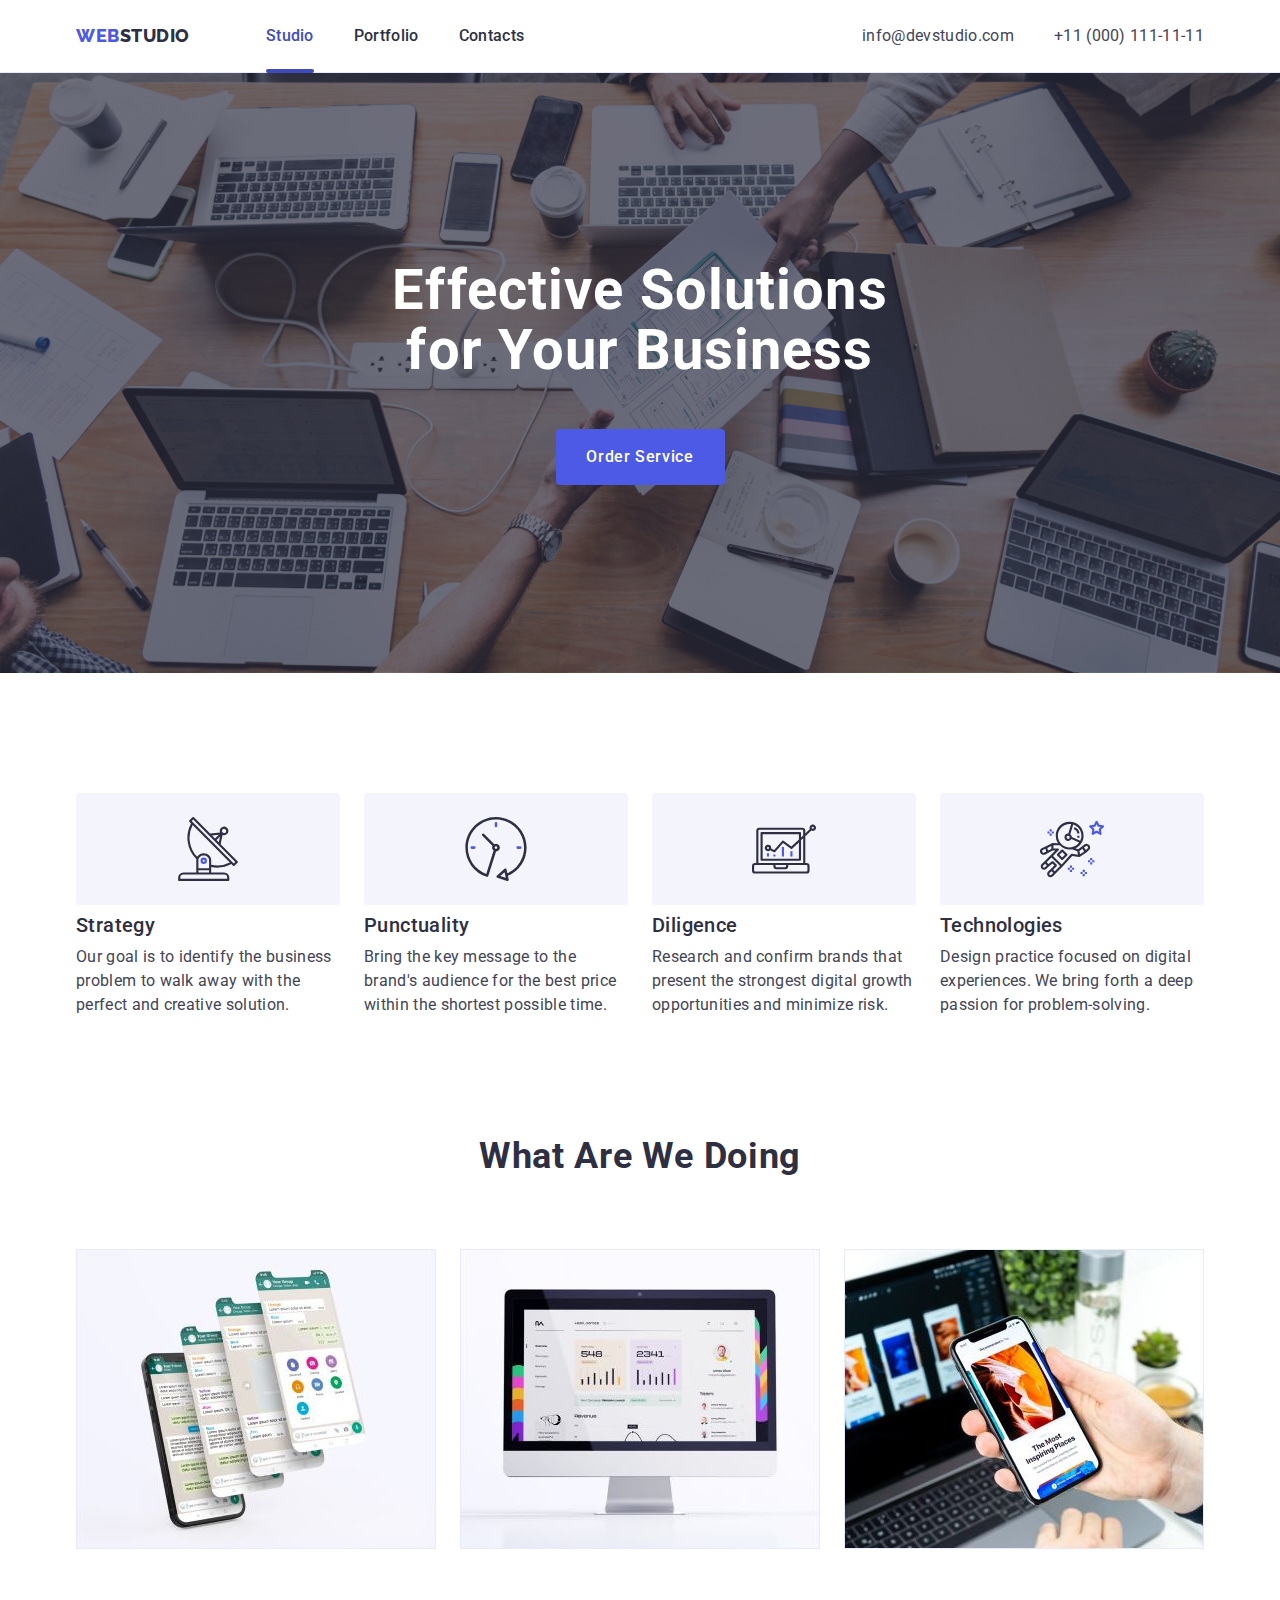
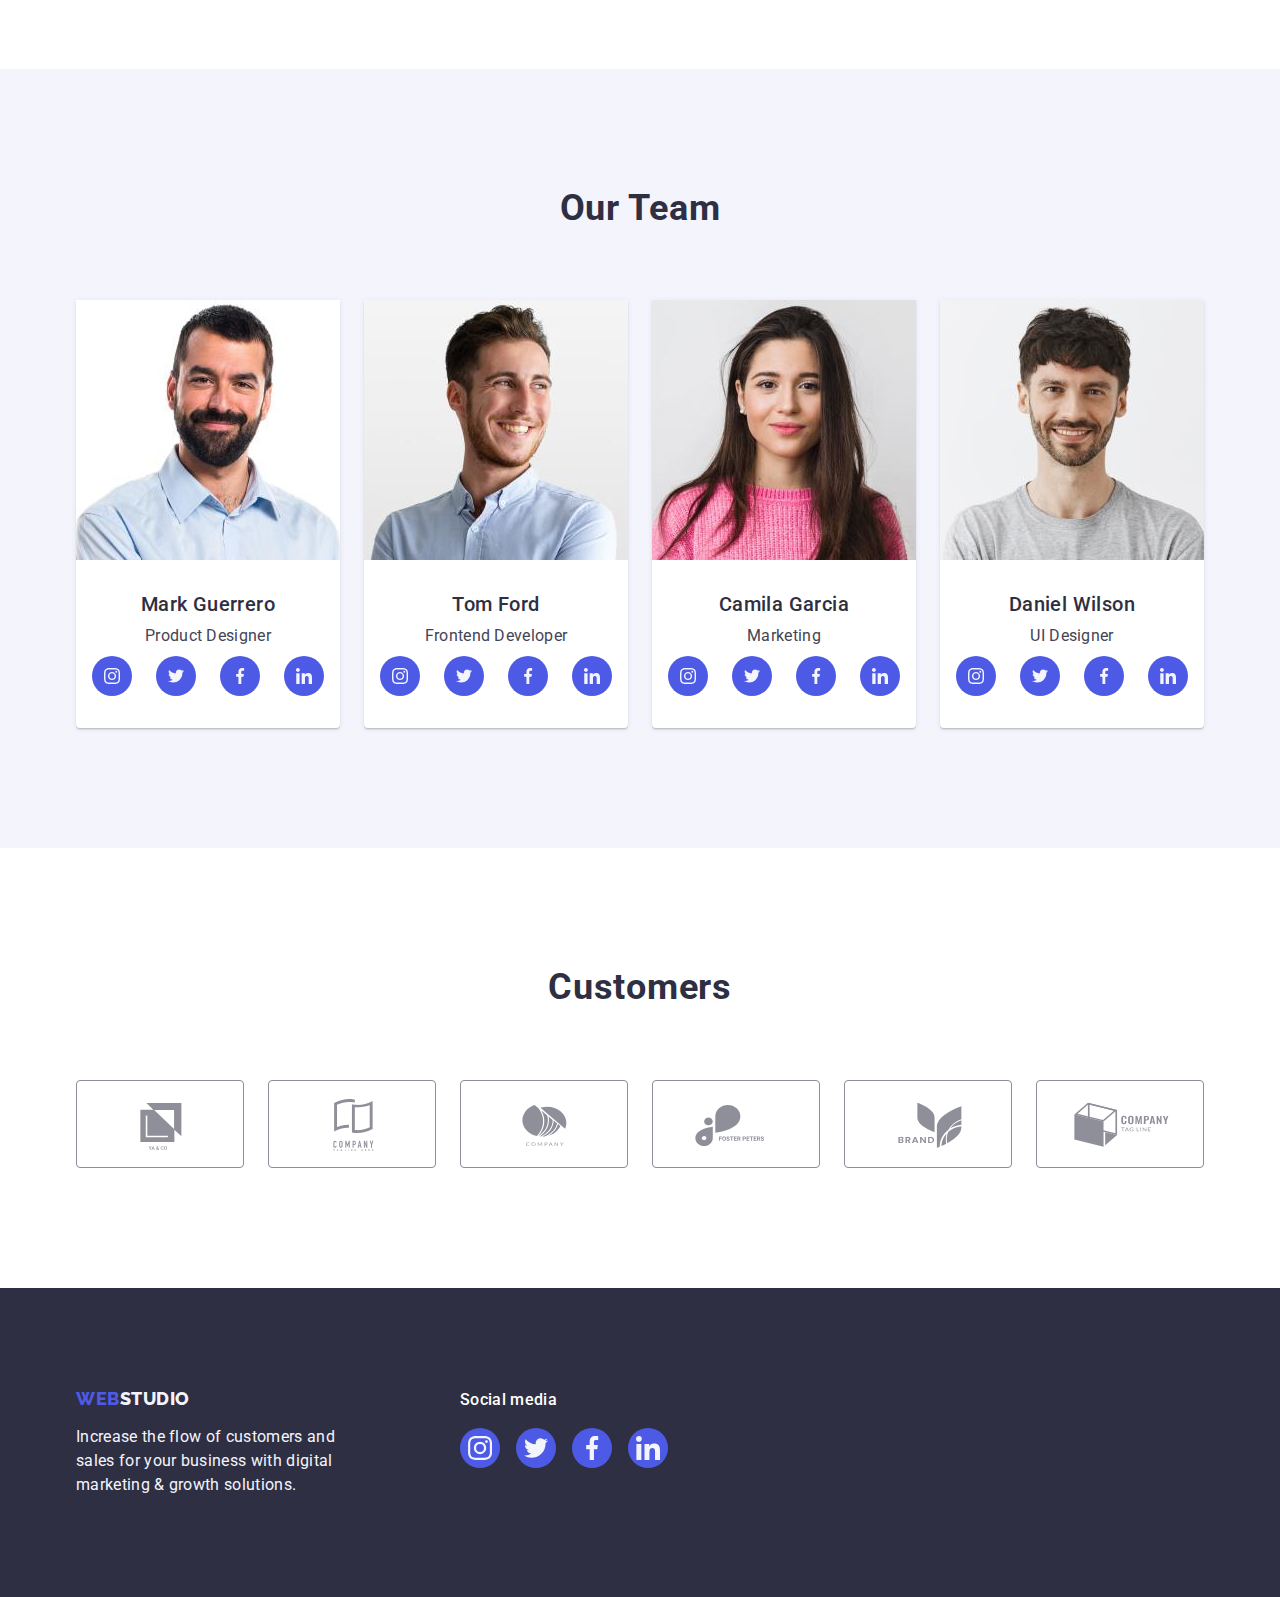
<file: index.html>
<!DOCTYPE html>
<html lang="en">
  <head>
    <meta charset="UTF-8" />
    <meta http-equiv="X-UA-Compatible" content="IE=edge" />
    <meta name="viewport" content="width=device-width, initial-scale=1.0" />
    <title>hw-05</title>
    <link rel="stylesheet" href="https://cdn.jsdelivr.net/npm/modern-normalize@1.1.0/modern-normalize.min.css">
    <link rel="stylesheet" href="./css/styles.css">
    <link rel="preconnect" href="https://fonts.googleapis.com">
    <link rel="preconnect" href="https://fonts.gstatic.com" crossorigin>
    <link href="https://fonts.googleapis.com/css2?family=Raleway:wght@800&family=Roboto:wght@400;500;700;900&display=swap" rel="stylesheet">

  </head>
  <body>
    <header class="head">
      <div class="head-box container">
        <!-- nav -->
        <nav class="navigation">
          <!-- logo -->
          <a class="logo link" href="./index.html">Web<span class="colored-studio">Studio</span></a>
          <!-- navigation -->
          <ul class="list nav-list">
            <li><a class="pages link active" href="./index.html">Studio</a></li>
            <li><a class="pages link" href="./portfolio.html">Portfolio</a></li>
            <li><a class="pages link" href=" ">Contacts</a></li>
          </ul>
        </nav>
        <!-- contact -->
        <address class="contact">
          <ul class="list contact-ul">
            <li><a class="contact-list link" href="mailto:info@devstudio.com">info@devstudio.com</a></li>
            <li><a class="contact-list link" href="tel:+110001111111">+11 (000) 111-11-11</a></li>
          </ul>
        </address>
      </div>
       
      </header>
      <!-- main information -->
    <main>
      <!-- section 1 -->
      <section class="section-one">
        <div class="container">
          <h1 class="heading">Effective Solutions for Your Business</h1>
          <button class="button-one" type="button" data-modal-open>Order Service</button>
        </div>

      </section>
      <!-- section 2 -->
      <section class="section-two">
        <div class="container">
          <h2 class="hidden">Section 2</h2>
          <ul class="list sc-two-ul">
            <li class="sc-two-lists">
              <div class="sc-two-box">
                <svg class="sc-two-icons" width="64" height="64">
                  <use href="./images/icons.svg#icon-antenna"></use>
                </svg>
              </div>
              <h3 class="title-list sc-two-title">Strategy</h3>
              <p class="text-sections">Our goal is to identify the business problem to walk away with the perfect and creative solution.</p>
            </li>
            <li class="sc-two-lists">
              <div class="sc-two-box">
                <svg class="sc-two-icons" width="64" height="64">
                  <use href="./images/icons.svg#icon-clock"></use>
                </svg>
              </div>
              <h3 class="title-list sc-two-title">Punctuality</h3>
              <p class="text-sections">Bring the key message to the brand's audience for the best price within the shortest possible time.</p>
            </li>
            <li class="sc-two-lists">
              <div class="sc-two-box">
                <svg class="sc-two-icons" width="64" height="64">
                  <use href="./images/icons.svg#icon-diagram"></use>
                </svg>
              </div>
              <h3 class="title-list sc-two-title">Diligence</h3>
              <p class="text-sections">Research and confirm brands that present the strongest digital growth opportunities and minimize risk.</p>
            </li>
            <li class="sc-two-lists">
              <div class="sc-two-box">
                <svg class="sc-two-icons" width="64" height="64">
                  <use href="./images/icons.svg#icon-astronaut"></use>
                </svg>
              </div>
              <h3 class="title-list sc-two-title">Technologies</h3>
              <p class="text-sections">Design practice focused on digital experiences. We bring forth a deep passion for problem-solving.</p>
            </li>
          </ul>
        </div>
      </section>
      <!-- section3 -->
      <section class="section-three">
        
        <div class="container">
          <h2 class="title-sections sc-three-title">What are we doing</h2>
          <ul class="list sc-three-ul">
            <li class="sc-three-list">
              <img src="./images/rectangle-1.jpg" alt="Image not found" width="360" height="300"/>
            </li>
            <li class="sc-three-list">
              <img src="./images/rectangle-2.jpg" alt="Image not found" width="360" height="300"/>
            </li>
            <li class="sc-three-list">
              <img  src="./images/rectangle-3.jpg" alt="Image not found" width="360" height="300"/>
            </li>
          </ul>
        </div>
      </section>
      <!-- section 4 -->
      <section class="section-four">
        <div class="container">
          <h2 class="title-sections title-mb">Our Team</h2>
        <ul class="list sc-four-ul">
          <li class="list-four">
              <img src="./images/img-1.jpg" alt="Image not found" width="264" height="260"/>
            <div class="sc-four-box">
              <h3 class="title-list sc-four-name">Mark Guerrero</h3>
              <p class="text-sections sc-four-text">Product Designer</p>
              <!-- Social icons -->
              <ul class=" social-ul list">
                <li class="social-li"> 
                  <a class="social-box" href="https://www.instagram.com/" target="_blank" rel="noopener noreferrer">
                    <svg class="social" width="16" height="16">
                      <use href="./images/icons.svg#icon-instagram"></use>
                    </svg>
                  </a>
                </li>
                <li class="social-li"> 
                  <a class="social-box" href="https://twitter.com/twe" target="_blank" rel="noopener noreferrer">
                    <svg class="social" width="16" height="16">
                      <use href="./images/icons.svg#icon-twitter"></use>
                    </svg>
                  </a>
                </li>
                <li class="social-li"> 
                  <a class="social-box" href="https://www.linkedin.com/feed/" target="_blank" rel="noopener noreferrer">
                    <svg class="social" width="16" height="16">
                      <use href="./images/icons.svg#icon-facebook"></use>
                    </svg>
                  </a>
                </li>
                <li class="social-li"> 
                  <a class="social-box" href="https://uk-ua.facebook.com/" target="_blank" rel="noopener noreferrer">
                    <svg class="social" width="16" height="16">
                      <use href="./images/icons.svg#icon-linkedin"></use>
                    </svg>
                  </a>
                </li>
              </ul>
            </div>
          </li>
          <li class="list-four">
            <img src="./images/img-2.jpg" alt="Image not found" width="264" height="260"/>
            <div class="sc-four-box">
            <h3 class="title-list sc-four-name">Tom Ford</h3>
            <p class="text-sections sc-four-text">Frontend Developer</p>
             <!-- Social icons -->
             <ul class=" social-ul list">
              <li class="social-li"> 
                <a class="social-box" href="https://www.instagram.com/" target="_blank" rel="noopener noreferrer">
                  <svg class="social" width="16" height="16">
                    <use href="./images/icons.svg#icon-instagram"></use>
                  </svg>
                </a>
              </li>
              <li class="social-li"> 
                <a class="social-box" href="https://twitter.com/twe" target="_blank" rel="noopener noreferrer">
                  <svg class="social" width="16" height="16">
                    <use href="./images/icons.svg#icon-twitter"></use>
                  </svg>
                </a>
              </li>
              <li class="social-li"> 
                <a class="social-box" href="https://www.linkedin.com/feed/" target="_blank" rel="noopener noreferrer">
                  <svg class="social" width="16" height="16">
                    <use href="./images/icons.svg#icon-facebook"></use>
                  </svg>
                </a>
              </li>
              <li class="social-li"> 
                <a class="social-box" href="https://uk-ua.facebook.com/" target="_blank" rel="noopener noreferrer">
                  <svg class="social" width="16" height="16">
                    <use href="./images/icons.svg#icon-linkedin"></use>
                  </svg>
                </a>
              </li>
            </ul>
          </div>
          </li>
          <li class="list-four">
            <img src="./images/img-3.jpg" alt="Image not found" width="264" height="260"/>
            <div class="sc-four-box">
            <h3 class="title-list sc-four-name">Camila Garcia</h3>
            <p class="text-sections sc-four-text">Marketing</p>
             <!-- Social icons -->
             <ul class=" social-ul list">
              <li class="social-li"> 
                <a class="social-box" href="https://www.instagram.com/" target="_blank" rel="noopener noreferrer">
                  <svg class="social" width="16" height="16">
                    <use href="./images/icons.svg#icon-instagram"></use>
                  </svg>
                </a>
              </li>
              <li class="social-li"> 
                <a class="social-box" href="https://twitter.com/twe" target="_blank" rel="noopener noreferrer">
                  <svg class="social" width="16" height="16">
                    <use href="./images/icons.svg#icon-twitter"></use>
                  </svg>
                </a>
              </li>
              <li class="social-li"> 
                <a class="social-box" href="https://www.linkedin.com/feed/" target="_blank" rel="noopener noreferrer">
                  <svg class="social" width="16" height="16">
                    <use href="./images/icons.svg#icon-facebook"></use>
                  </svg>
                </a>
              </li>
              <li class="social-li"> 
                <a class="social-box" href="https://uk-ua.facebook.com/" target="_blank" rel="noopener noreferrer">
                  <svg class="social" width="16" height="16">
                    <use href="./images/icons.svg#icon-linkedin"></use>
                  </svg>
                </a>
              </li>
            </ul>
          </div>
          </li>
          <li class="list-four">
            <img src="./images/img-4.jpg" alt="Image not found" width="264" height="260"/>
            <div class="sc-four-box">
            <h3 class="title-list sc-four-name">Daniel Wilson</h3>
            <p class="text-sections sc-four-text">UI Designer</p>
             <!-- Social icons -->
             <ul class=" social-ul list">
              <li class="social-li"> 
                <a class="social-box" href="https://www.instagram.com/" target="_blank" rel="noopener noreferrer">
                  <svg class="social" width="16" height="16">
                    <use href="./images/icons.svg#icon-instagram"></use>
                  </svg>
                </a>
              </li>
              <li class="social-li"> 
                <a class="social-box" href="https://twitter.com/twe" target="_blank" rel="noopener noreferrer">
                  <svg class="social" width="16" height="16">
                    <use href="./images/icons.svg#icon-twitter"></use>
                  </svg>
                </a>
              </li>
              <li class="social-li"> 
                <a class="social-box" href="https://www.linkedin.com/feed/" target="_blank" rel="noopener noreferrer">
                  <svg class="social" width="16" height="16">
                    <use href="./images/icons.svg#icon-facebook"></use>
                  </svg>
                </a>
              </li>
              <li class="social-li"> 
                <a class="social-box" href="https://uk-ua.facebook.com/" target="_blank" rel="noopener noreferrer">
                  <svg class="social" width="16" height="16">
                    <use href="./images/icons.svg#icon-linkedin"></use>
                  </svg>
                </a>
              </li>
            </ul>
          </div>
          </li>
        </ul>
        </div>
      </section>
      <!-- Section five -->
      <section class="section-five">
        <div class="container">
          <h2 class="title-sections title-mb">Customers</h2>
          <ul class="sc-five-ul list">
            <li class="clients"><a href=" " class="sc-five-icons" target="_blank" rel="noopener noreferrer">
              <svg class="customers-icons" width="104" height="56">
                <use href="./images/icons.svg#icon-Logo"></use>
              </svg>
            </a></li>
            <li class="clients"><a href=" " class="sc-five-icons" target="_blank" rel="noopener noreferrer">
              <svg class="customers-icons" width="104" height="56">
                <use href="./images/icons.svg#icon-Logo-1"></use>
              </svg>
            </a></li>
            <li class="clients"><a href=" " class="sc-five-icons" target="_blank" rel="noopener noreferrer">
              <svg class="customers-icons" width="104" height="56">
                <use href="./images/icons.svg#icon-Logo-2"></use>
              </svg>
            </a></li>
            <li class="clients"><a href=" " class="sc-five-icons" target="_blank" rel="noopener noreferrer">
              <svg class="customers-icons" width="104" height="56">
                <use href="./images/icons.svg#icon-Logo-3"></use>
              </svg>
            </a></li>
            <li class="clients"><a href=" " class="sc-five-icons" target="_blank" rel="noopener noreferrer">
              <svg class="customers-icons" width="104" height="56">
                <use href="./images/icons.svg#icon-Logo-4"></use>
              </svg>
            </a></li>
            <li class="clients"><a href=" " class="sc-five-icons" target="_blank" rel="noopener noreferrer">
              <svg class="customers-icons" width="104" height="56">
                <use href="./images/icons.svg#icon-Logo-5"></use>
              </svg>
            </a></li>
          </ul>
        </div>
      </section>
    </main>
    <!-- footer -->
    <footer class="foot">
      <div class="container foot-box">
        <div class="foot-box-one">
          <a class="logo link foot-link" href="./index.html">Web<span class="footer-studio">Studio</span></a>
          <p class="footer-studio foot-text">Increase the flow of customers and sales for your business with digital marketing & growth solutions.</p>
        </div>
        <div class="foot-sm">
          <p class="social-media">Social media</p>
          <!-- Social icons -->
          <ul class=" social-ul social-ul-footer list">
            <li class="social-li"> 
              <a class="social-box social-box-footer" href="https://www.instagram.com/" target="_blank" rel="noopener noreferrer">
                <svg class="social" width="24" height="24">
                  <use href="./images/icons.svg#icon-instagram"></use>
                </svg>
              </a>
            </li>
            <li class="social-li"> 
              <a class="social-box social-box-footer" href="https://twitter.com/twe" target="_blank" rel="noopener noreferrer">
                <svg class="social" width="24" height="24">
                  <use href="./images/icons.svg#icon-twitter"></use>
                </svg>
              </a>
            </li>
            <li class="social-li"> 
              <a class="social-box social-box-footer" href="https://www.linkedin.com/feed/" target="_blank" rel="noopener noreferrer">
                <svg class="social" width="24" height="24">
                  <use href="./images/icons.svg#icon-facebook"></use>
                </svg>
              </a>
            </li>
            <li class="social-li"> 
              <a class="social-box social-box-footer" href="https://uk-ua.facebook.com/" target="_blank" rel="noopener noreferrer">
                <svg class="social" width="24" height="24">
                  <use href="./images/icons.svg#icon-linkedin"></use>
                </svg>
              </a>
            </li>
          </ul>
        </div>
    </div>
      
    </footer>
    <!-- Modal -->
    <div class="modal-box is-hidden" data-modal>
        <div class="modal-window">
            <button type="button" class="modal-button" data-modal-close>
              <svg class="modal-close-svg" width="8" height="8">
                <use href="./images/icons.svg#icon-close"></use>
              </svg>
            </button>
        </div>
    </div>
    <script src="./js/modal.js"></script>
  </body>
</html>
</file>
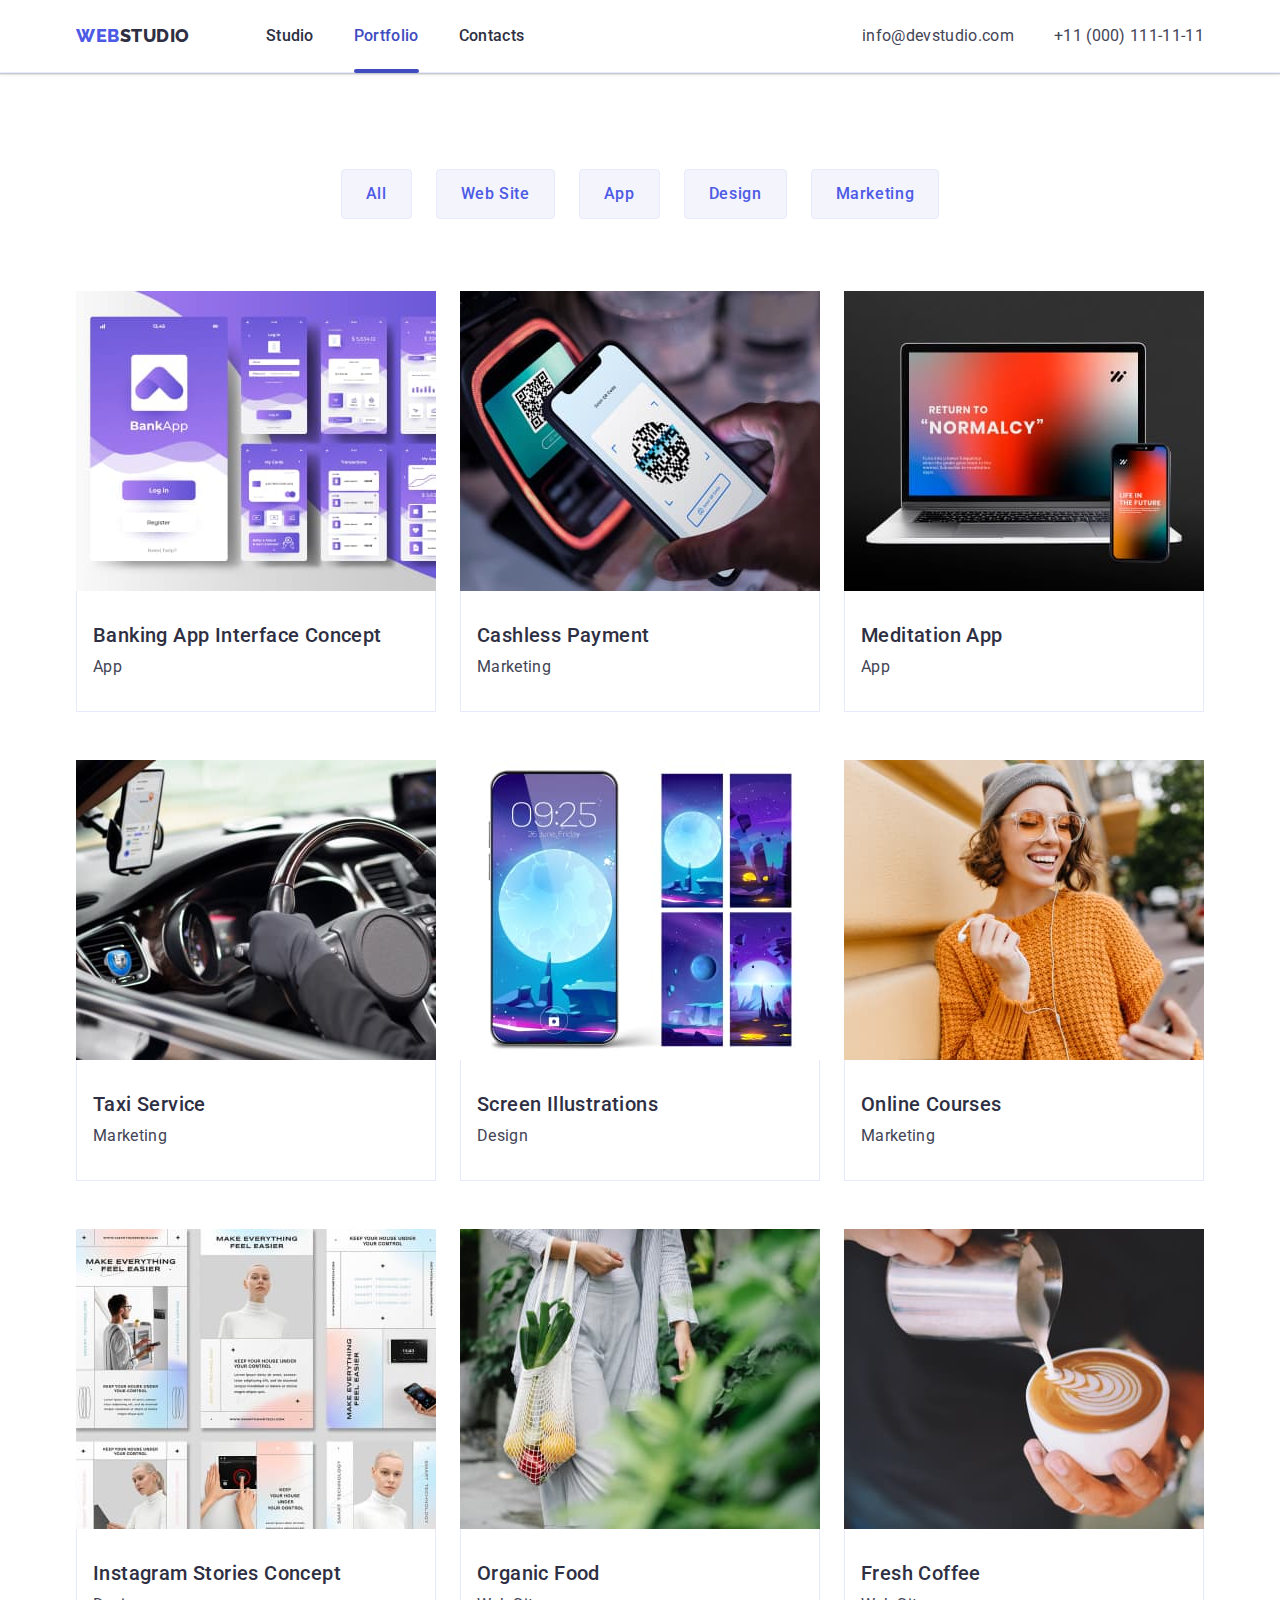
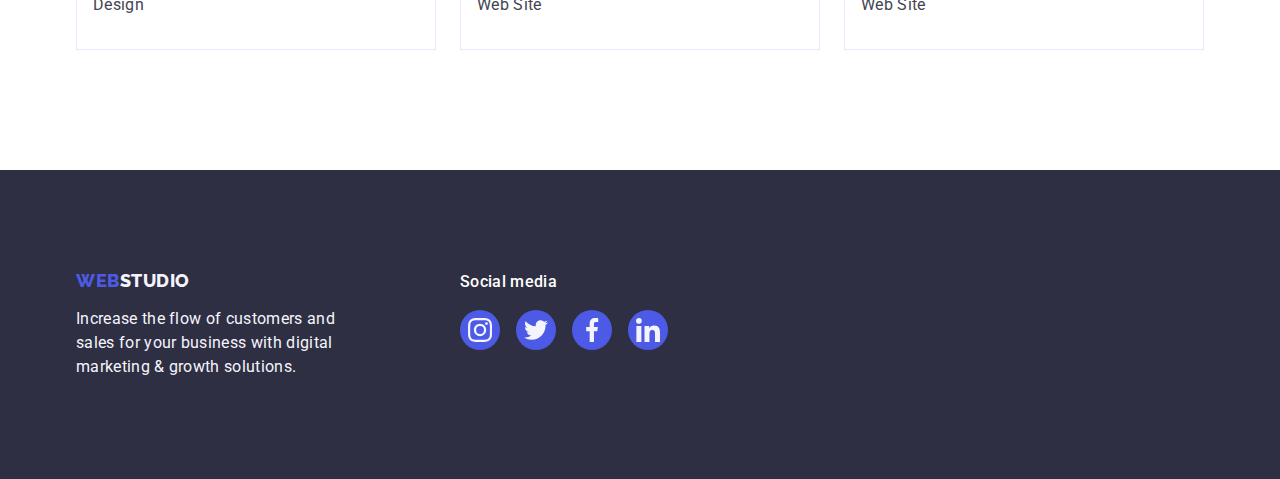
<file: portfolio.html>
<!DOCTYPE html>
<html lang="en">
<head>
    <meta charset="UTF-8">
    <meta http-equiv="X-UA-Compatible" content="IE=edge">
    <meta name="viewport" content="width=device-width, initial-scale=1.0">
    <title>hw-02</title>
    <link rel="stylesheet" href="https://cdn.jsdelivr.net/npm/modern-normalize@1.1.0/modern-normalize.min.css">
    <link rel="stylesheet" href="./css/styles.css">
    <link rel="preconnect" href="https://fonts.googleapis.com">
    <link rel="preconnect" href="https://fonts.gstatic.com" crossorigin>
    <link href="https://fonts.googleapis.com/css2?family=Raleway:wght@800&family=Roboto:wght@400;500;700;900&display=swap" rel="stylesheet">
    
</head>
<body>
    <header class="head">
        <div class="head-box container">
          <!-- nav -->
          <nav class="navigation">
            <!-- logo -->
            <a class="logo link" href="./index.html">Web<span class="colored-studio">Studio</span></a>
            <!-- navigation -->
            <ul class="list nav-list">
              <li><a class="pages link" href="./index.html">Studio</a></li>
              <li><a class="pages link active" href="./portfolio.html">Portfolio</a></li>
              <li><a class="pages link" href="">Contacts</a></li>
            </ul>
          </nav>
          <!-- contact -->
          <address class="contact">
            <ul class="list contact-ul">
              <li><a class="contact-list link" href="mailto:info@devstudio.com">info@devstudio.com</a></li>
              <li><a class="contact-list link" href="tel:+110001111111">+11 (000) 111-11-11</a></li>
            </ul>
          </address>
        </div>
         
        </header>
      <!-- main information -->
      <main>
        <section class="section-main">
            <div class="container">
                <h1 class="hidden">Portfolio</h1>
                <ul class="list filter-btn">
                    <li><button class="btn" type="button">All</button></li>
                    <li><button class="btn" type="button">Web Site</button></li>
                    <li><button class="btn" type="button">App</button></li>
                    <li><button class="btn" type="button">Design</button></li>
                    <li><button class="btn" type="button">Marketing</button></li>
                </ul>
                <ul class="list catalog-ul">
                    <li class="catalog-list">
                        <a class="portfolio-catalog link" href="">
                            <div  class="box-text">
                            <img src="./images/img-portfolio-8.jpg" alt="Image not found"/>
                            <p class="text-animations">
                              14 Stylish and User-Friendly App Design Concepts · Task Manager App · Calorie Tracker App · Exotic Fruit Ecommerce App · Cloud Storage App
                        </p>
                            </div>
                            <div class="catalog-item">
                                <h2 class="title-list catalog-title">Banking App Interface Concept</h2>
                                <p class="color-list text-sections">App</p>
                            </div>
                        </a>
                   
                    </li>
                    <li class="catalog-list">
                        <a class="portfolio-catalog link" href="">
                            <div  class="box-text">
                        <img src="./images/img-portfolio-7.jpg" alt="Image not found"/>
                        <p class="text-animations">
                          14 Stylish and User-Friendly App Design Concepts · Task Manager App · Calorie Tracker App · Exotic Fruit Ecommerce App · Cloud Storage App
                        </p>
                            </div>
                        <div class="catalog-item">
                             <h2 class="title-list catalog-title">Cashless Payment</h2> 
                            <p class="color-list text-sections">Marketing</p>
                        </div>
                        </a>
                    
                    </li>
                    <li class="catalog-list">
                        <a class="portfolio-catalog link" href="">
                            <div  class="box-text">
                        <img src="./images/img-portfolio-6.jpg" alt="Image not found"/>
                        <p class="text-animations">
                          14 Stylish and User-Friendly App Design Concepts · Task Manager App · Calorie Tracker App · Exotic Fruit Ecommerce App · Cloud Storage App
                        </p>
                            </div>
                        <div class="catalog-item">
                             <h2 class="title-list catalog-title">Meditation App</h2> 
                            <p class="color-list text-sections">App</p>
                            </div>
                        </a>
                    </li>
                    <li class="catalog-list">
                        <a class="portfolio-catalog link" href="">
                            <div  class="box-text">
                        <img src="./images/img-portfolio-5.jpg" alt="Image not found"/>
                        <p class="text-animations">
                          14 Stylish and User-Friendly App Design Concepts · Task Manager App · Calorie Tracker App · Exotic Fruit Ecommerce App · Cloud Storage App
                        </p>
                            </div>
                        <div class="catalog-item">
                             <h2 class="title-list catalog-title">Taxi Service</h2> 
                            <p class="color-list text-sections">Marketing</p>
                            </div>
                        </a>
                    </li>
                    <li class="catalog-list">
                        <a class="portfolio-catalog link" href="">
                            <div  class="box-text">
                        <img src="./images/img-portfolio-4.jpg" alt="Image not found"/>
                        <p class="text-animations">
                          14 Stylish and User-Friendly App Design Concepts · Task Manager App · Calorie Tracker App · Exotic Fruit Ecommerce App · Cloud Storage App
                        </p>
                            </div>
                        <div class="catalog-item">
                             <h2 class="title-list catalog-title">Screen Illustrations</h2> 
                            <p class="color-list text-sections">Design</p>
                            </div>
                        </a>
                    </li>
                    <li class="catalog-list">
                        <a class="portfolio-catalog link" href="">
                            <div  class="box-text">
                        <img src="./images/img-portfolio-3.jpg" alt="Image not found"/>
                        <p class="text-animations">
                          14 Stylish and User-Friendly App Design Concepts · Task Manager App · Calorie Tracker App · Exotic Fruit Ecommerce App · Cloud Storage App
                        </p>
                            </div>
                        <div class="catalog-item">
                             <h2 class="title-list catalog-title">Online Courses</h2> 
                            <p class="color-list text-sections">Marketing</p>
                            </div>
                        </a>
                    </li>
                    <li class="catalog-list">
                        <a class="portfolio-catalog link" href="">
                            <div  class="box-text">
                        <img src="./images/img-portfolio-2.jpg" alt="Image not found"/>
                        <p class="text-animations">
                          14 Stylish and User-Friendly App Design Concepts · Task Manager App · Calorie Tracker App · Exotic Fruit Ecommerce App · Cloud Storage App
                        </p>
                            </div>
                        <div class="catalog-item">
                             <h2 class="title-list catalog-title">Instagram Stories Concept</h2> 
                            <p class="color-list text-sections">Design</p>
                            </div>
                        </a>
                    </li>
                    <li class="catalog-list">
                        <a class="portfolio-catalog link" href="">
                            <div  class="box-text">
                        <img src="./images/img-portfolio-1.jpg" alt="Image not found"/>
                        <p class="text-animations">
                          14 Stylish and User-Friendly App Design Concepts · Task Manager App · Calorie Tracker App · Exotic Fruit Ecommerce App · Cloud Storage App
                        </p>
                            </div>
                        <div class="catalog-item">
                             <h2 class="title-list catalog-title">Organic Food</h2> 
                            <p class="color-list text-sections">Web Site</p>
                            </div>
                        </a>
                    </li>
                    <li class="catalog-list">
                        <a class="portfolio-catalog link" href="">
                            <div  class="box-text">
                        <img src="./images/img-portfolio.jpg" alt="Image not found"/>
                        <p class="text-animations">
                          14 Stylish and User-Friendly App Design Concepts · Task Manager App · Calorie Tracker App · Exotic Fruit Ecommerce App · Cloud Storage App
                        </p>
                            </div>
                        <div class="catalog-item">
                             <h2 class="title-list catalog-title">Fresh Coffee</h2> 
                            <p class="color-list text-sections">Web Site</p>
                            </div>
                        </a>
                    </li>
                </ul>
            </div>
   
        </section>
       


      </main>
      <!-- footer -->
      <footer class="foot">
        <div class="container foot-box">
          <div class="foot-box-one">
            <a class="logo link foot-link" href="./index.html">Web<span class="footer-studio">Studio</span></a>
            <p class="footer-studio foot-text">Increase the flow of customers and sales for your business with digital marketing & growth solutions.</p>
          </div>
          <div class="foot-sm">
            <p class="social-media">Social media</p>
            <!-- Social icons -->
            <ul class=" social-ul social-ul-footer list">
              <li class="social-li"> 
                <a class="social-box social-box-footer" href="https://www.instagram.com/" target="_blank" rel="noopener noreferrer">
                  <svg class="social" width="24" height="24">
                    <use href="./images/icons.svg#icon-instagram"></use>
                  </svg>
                </a>
              </li>
              <li class="social-li"> 
                <a class="social-box social-box-footer" href="https://twitter.com/twe" target="_blank" rel="noopener noreferrer">
                  <svg class="social" width="24" height="24">
                    <use href="./images/icons.svg#icon-twitter"></use>
                  </svg>
                </a>
              </li>
              <li class="social-li"> 
                <a class="social-box social-box-footer" href="https://www.linkedin.com/feed/" target="_blank" rel="noopener noreferrer">
                  <svg class="social" width="24" height="24">
                    <use href="./images/icons.svg#icon-facebook"></use>
                  </svg>
                </a>
              </li>
              <li class="social-li"> 
                <a class="social-box social-box-footer" href="https://uk-ua.facebook.com/" target="_blank" rel="noopener noreferrer">
                  <svg class="social" width="24" height="24">
                    <use href="./images/icons.svg#icon-linkedin"></use>
                  </svg>
                </a>
              </li>
            </ul>
          </div>
      </div>
        
      </footer>

</body>
</html>
</file>
<file: css/styles.css>
:root{
    --white-color:#fff;
    --slate-color:#434455;
    --iris-color:#4d5ae5;
    --navy-blye-color:#2e2f42;
    --ocean-color:#404bbf;
    --white-color:#fff;
    --cloud-color:#f4f4fd;
    --cornflower-color:#e7e9fc;
    --light-slate-color:#8E8F99;
    --green-color:#31D0AA;
    --maybe-white:#fcfcfc;
}

body{
    background-color: var(--white-color);
    font-family: "Roboto", sans-serif;
    color: var(--slate-color);
}
h1,
h2,
h3,
h4,
p,
li{
    margin-top: 0;
    margin-bottom: 0;
    padding: 0;
}
.container{
    width: 1158px;
    padding: 0 15px;
    margin: 0 auto;
    
}
img {
    display: block;
}
.head{
    border-bottom: 1px solid var(--cornflower-color);
    box-shadow:0px 2px 1px rgba(46, 47, 66, 0.08), 0px 1px 1px rgba(46, 47, 66, 0.16), 0px 1px 6px rgba(46, 47, 66, 0.08);
}
.head-box{
    display: flex;
    align-items: center;

}

.navigation{
    display: flex; 
    align-items: center;
}
.logo{
    font-family: "Raleway", sans-serif;
    font-weight: 800;
    font-size: 18px;
    line-height: 1.17;
    letter-spacing: 0.03em;
    text-transform: uppercase;
    color:var(--iris-color);
    margin-right: 76px;

}
.link{
    text-decoration: none
}
.list{
    list-style: none;

}

.colored-studio{
    color: var(--navy-blye-color);
}
.contact{
    font-style: normal;
    margin-left: auto;
}
.nav-list{
    display: flex;
    gap: 40px;
    padding-left: 0;
    margin: 0;
}
.pages{
    position: relative;
    display: block;
    font-weight: 500;
    font-size: 16px;
    line-height: 1.5;
    letter-spacing: 0.02em;
    color:var(--navy-blye-color);
    padding-top: 24px;
    padding-bottom: 24px;
    transition : color 250ms cubic-bezier(0.4, 0, 0.2, 1);
    
}
.pages:hover,
.pages:focus {
  color: #404bbf;
}
.pages::after {
  position: absolute;
  left: 0;
  bottom: 0;
  content: "";
  width: 100%;
  height: 4px;
  background-color: #404bbf;
  border-radius: 2px;
  bottom: -1px; 
  transform: scaleX(0);
  transition: transform 250ms cubic-bezier(0.4, 0, 0.2, 1);
}
.pages:hover::after,
.pages:focus::after {
  transform: scaleX(1);
}
.pages.active::after {
    transform: scaleX(1);
  }
  .active {
    color: #404bbf;
  }
  
.contact-ul{
    display: flex;
    gap: 40px;
    padding: 0;
    margin: 0;
}
.contact-list{
    font-size: 16px;
    line-height: 1.5;
    letter-spacing: 0.02em;
    color:var(--slate-color) ;
    padding-top: 24px;
    padding-bottom: 24px;
    transition : color 250ms cubic-bezier(0.4, 0, 0.2, 1);
    
}
.color-list{
    color:var(--slate-color) ;
}

.pages:hover, .pages:focus,
.contact-list:hover, .contact-list:focus{
    color:  var(--ocean-color);
}
.section-one{
    background-image: linear-gradient(rgba(46, 47, 66, 0.7), rgba(46, 47, 66, 0.7)), url(../images/people-office.jpg); 
    padding-top: 188px;
    padding-bottom: 188px;
    max-width: 1440px;
    background-repeat: no-repeat;
    background-position: center;
    background-size: cover;
    margin: 0 auto;
}
.heading{
    font-size: 56px;
    line-height: 1.07;
    text-align: center;
    letter-spacing: 0.02em;
    color:var(--white-color);
    max-width: 496px; 
    margin-left: auto;
    margin-right: auto;
    margin-bottom: 48px;
}
.button-one{
    background-color: var(--iris-color);
    font-family: "Roboto", sans-serif;
    font-weight: 500;
    font-size: 16px;
    line-height: 1.5;
    letter-spacing: 0.04em ;
    color: var(--white-color);
    cursor: pointer;
    display: block;
    min-width: 169px;
    height: 56px;
    border: none;
    background-color: var(--iris-color); 
    border-radius: 4px;
    margin-left: auto;
    margin-right: auto;
    transition :background-color 250ms cubic-bezier(0.4, 0, 0.2, 1); 
}
.button-one:hover, .button-one:focus{
    background-color: var(--ocean-color) 
}
.section-two{
    padding-top: 120px;
    padding-bottom: 120px;
}
.hidden{
    position: absolute;
    width: 1px;
    height: 1px;
    margin: -1px;
    border: 0;
    padding: 0;
    white-space: nowrap;
    clip-path: inset(100%);
    clip: rect(0 0 0 0);
    overflow: hidden;
}
.sc-two-ul{
    display: flex;
    gap: 24px;
    margin-top: 0;
    margin-bottom: 0;
    padding: 0;
}
.sc-two-lists{
    width: calc((100% - 3 * 24px) / 4);
}
.sc-two-box{
    display: flex;
    justify-content: center;
    padding-top: 20px;
    padding-bottom: 20px;
    background-color: var(--cloud-color);
    border-radius: 4px;
    margin-bottom: 8px;
    align-items: center;
    height: 112px;
}

.title-list{
    font-weight: 500;
    font-size: 20px;
    line-height: 1.2;
    letter-spacing: 0.02em;
    color:var(--navy-blye-color);
    margin-top: 0;
    margin-bottom: 0;
    padding: 0;
}
.sc-two-title{
    margin-bottom: 8px;
}
.text-sections{
    font-size: 16px;
    line-height: 1.5;
    letter-spacing: 0.02em;

}
.section-three{
    padding-bottom: 120px;
}
.title-sections{
    font-size: 36px;
    line-height: 1.11;
    text-align: center;
    letter-spacing: 0.02em;
    text-transform: capitalize;
    color:var(--navy-blye-color);
    margin-top: 0;
}
.sc-three-title{
    margin-bottom: 72px
}
.sc-three-ul{
    display: flex; 
    gap: 24px;
    margin-top: 0;
    margin-bottom: 0;
    padding: 0;
}
.sc-three-list{
    width: calc((100% - 48px) / 3); 
}
.section-four{
    background-color: var(--cloud-color);
    padding-top: 120px;
    padding-bottom: 120px;

}
.title-mb{
    margin-bottom: 72px;
    line-height: 1.1;
}
.sc-four-ul{
    display: flex; 
    gap: 24px;
    margin-top: 0;
    margin-bottom: 0;
    padding: 0;
}
.list-four{
    width: calc((100% - 72px) / 4);
    background-color: var(--white-color);
    border-top-left-radius: 0px; 
    border-top-right-radius: 0px; 
    border-bottom-right-radius: 4px; 
    border-bottom-left-radius: 4px;
    box-shadow:0px 1px 6px rgba(46, 47, 66, 0.08), 0px 1px 1px rgba(46, 47, 66, 0.16), 0px 2px 1px rgba(46, 47, 66, 0.08); 
}
.sc-four-box{
    padding-top: 32px;
    padding-bottom: 32px; 


}
.social{
    fill:var(--cloud-color);
}
.sc-four-name{
    text-align: center; 
    margin-bottom: 8px;
}
.sc-four-text{
    text-align: center;
    margin-bottom: 8px;
}
.social-ul{
    display: flex;
    padding: 0;
    margin: 0;
    justify-content: center;
    gap: 24px;
}

.social-box{
   
    display: flex;
    width: 40px;
    height: 40px;
    border-radius: 50%;
    background: var(--iris-color);
    justify-content: center;
    align-items: center;
    transition :background-color 250ms cubic-bezier(0.4, 0, 0.2, 1); 
}
.social-box:hover,
.social-box:focus{
    background-color: var(--ocean-color);
}
.social-box-footer:hover,
.social-box-footer:focus{
    background-color: var(--green-color);
}

.section-five{
    padding-top: 120px;
    padding-bottom: 120px;
}
.sc-five-ul{
    display: flex;
    padding: 0;
    margin: 0;
    justify-content: center;
    gap: 24px;
}
.sc-five-icons{
    display: flex;
    width:168px;
    height:88px;
    border: 1px solid var(--light-slate-color);
    border-radius: 4px;
    justify-content: center;
    align-items: center;
    color: var(--light-slate-color);
    transition : border-color 250ms cubic-bezier(0.4, 0, 0.2, 1), color 250ms cubic-bezier(0.4, 0, 0.2, 1); 
}
.sc-five-icons:hover,
.sc-five-icons:focus{
    border: 1px solid var(--ocean-color);
    color:var(--ocean-color);
}
.customers-icons{
    fill: currentColor; 
}

.foot{
    
    background-color:var(--navy-blye-color);
    padding-top: 100px;
    padding-bottom: 100px;
}
.foot-link{
    display: inline-block;
    margin-bottom: 16px;
    margin-right: 0;
}
.foot-text{
    max-width: 264px;
    font-family: 'Roboto';
    font-style: normal;
    font-weight: 400;
    font-size: 16px;
    line-height: 24px;
    letter-spacing: 0.02em;
    color: var(--cloud-color);
}
.foot-box{
    display: flex;
    align-items: baseline;
   
}
.footer-studio{
    color: var(--cloud-color);
}
.foot-box-one{
    margin-right: 120px;
}

.social-ul-footer{
    gap: 16px;
}

.social-media{
font-family: 'Roboto';
font-style: normal;
font-weight: 500;
font-size: 16px;
line-height: 24px;
letter-spacing: 0.02em;
color: var(--white-color);
margin-bottom: 16px;
}
.section-main{
    padding-top: 96px; 
    padding-bottom: 120px;
}
.filter-btn{
    display: flex;
    justify-content: center;
    gap: 24px;
    margin-bottom: 72px;
    margin-top: 0;
    padding: 0;
}
.btn{
    font-family: "Roboto", sans-serif;
    font-weight: 500;
    font-size: 16px;
    line-height: 1.5;
    letter-spacing: 0.04em;
    color:var(--iris-color);
    background-color:var(--cloud-color);
    cursor: pointer;
    padding-top: 12px;
    padding-bottom: 12px; 
    padding-left: 24px; 
    padding-right: 24px;
    border: 1px solid var(--cornflower-color);
    border-radius: 4px;
    transition :color 250ms cubic-bezier(0.4, 0, 0.2, 1), background-color 250ms cubic-bezier(0.4, 0, 0.2, 1), border-color 250ms cubic-bezier(0.4, 0, 0.2, 1), box-shadow 250ms cubic-bezier(0.4, 0, 0.2, 1); 
}
.btn:hover, .btn:focus{
    box-shadow: 0px 3px 1px rgba(0, 0, 0, 0.1), 0px 2px 1px rgba(0, 0, 0, 0.08), 0px 2px 2px rgba(0, 0, 0, 0.12);
    color: var(--white-color);
    background-color: var(--ocean-color) ;
    border: 1px solid transparent;
}

.catalog-ul{
    display: flex;
    flex-wrap: wrap;
    column-gap: 24px; 
    row-gap: 48px;
    margin-top: 0;
    margin-bottom: 0;
    padding: 0;
}
.portfolio-catalog{
    display: block;
    transition: box-shadow 250ms cubic-bezier(0.4, 0, 0.2, 1);
}
.portfolio-catalog:hover,
.portfolio-catalog:focus{box-shadow:0px 1px 6px rgba(46, 47, 66, 0.08), 0px 1px 1px rgba(46, 47, 66, 0.16), 0px 2px 1px rgba(46, 47, 66, 0.08); }
.box-text{
    position: relative;
    overflow: hidden;
}
.text-animations{
    line-height: 1.5; 
    letter-spacing: 0.02em; 
    color: #f4f4fd; 
    padding: 40px 32px; 
    position: absolute;
    top: 0;
    left: 0;
    width: 100%;
    height: 100%;
    background-color: #4d5ae5;
    transform: translatey(100%);
    transition: transform 250ms cubic-bezier(0.4, 0, 0.2, 1);
}
.portfolio-catalog:hover .text-animations
 {
  transform:translateY(0%);
}

.portfolio-catalog:focus .text-animations{
  transform: translateY(0%);
  
}


.text-animations >p {
  width: 296px;
  min-height: 96px;
  line-height: 1.5;
  font-weight: 400;
  font-size: 16px;
  letter-spacing: 0.02em;
  padding: 40px 32px;
  color: #f4f4fd;
}
.catalog-list{
    flex-basis: calc((100% - 48px) / 3);
}
.catalog-item{
    padding: 32px 16px;
    border: 1px solid var(--cornflower-color);
    border-top: none;
 
}

.catalog-title{
    margin-bottom: 8px
}
.modal-box{
    position: fixed;
    top: 0;
    left: 0;
    width: 100%;
    height: 100%;
    background-color: rgba(46, 47, 66, 0.4);
    transition: opacity 250ms cubic-bezier(0.4, 0, 0.2, 1), visibility 250ms cubic-bezier(0.4, 0, 0.2, 1);

}
.is-hidden{
    opacity: 0;
    visibility: hidden;
    pointer-events: none; 
}
.modal-window{
    position: absolute;
    top: 50%;
    left: 50%;
    transform: translate(-50%, -50%) scale(1); 
    width: 408px;
    min-height: 576px;
    background: var(--maybe-white); 
    box-shadow:0px 1px 1px rgba(0, 0, 0, 0.14), 0px 1px 3px rgba(0, 0, 0, 0.12), 0px 2px 1px rgba(0, 0, 0, 0.2);
    border-radius: 4px; 
    transition: transform 250ms cubic-bezier(0.4, 0, 0.2, 1);
}
.modal-button{
    position: absolute; 
    top:24px;
    right: 24px;
    width: 24px;
    height: 24px;
    border-radius: 50%;
    display: flex; 
    align-items: center;
    justify-content: center; 
    background-color: var(--cornflower-color); 
    border: 1px solid rgba(0, 0, 0, 0.1); 
    padding: 0; 
    cursor: pointer; 
    transition: background-color 250ms cubic-bezier(0.4, 0, 0.2, 1), border 250ms cubic-bezier(0.4, 0, 0.2, 1);
}
.modal-button:hover,
.modal-button:focus{
    background-color: var(--ocean-color);
    border: none; 
    fill: var(--white-color);
}
.modal-close-svg{
    transition: fill 250ms cubic-bezier(0.4, 0, 0.2, 1); 
}
.modal-close-svg:hover,
.modal-close-svg:focus{
    fill: currentColor; 
    fill: var(--white-color);
}
</file>
